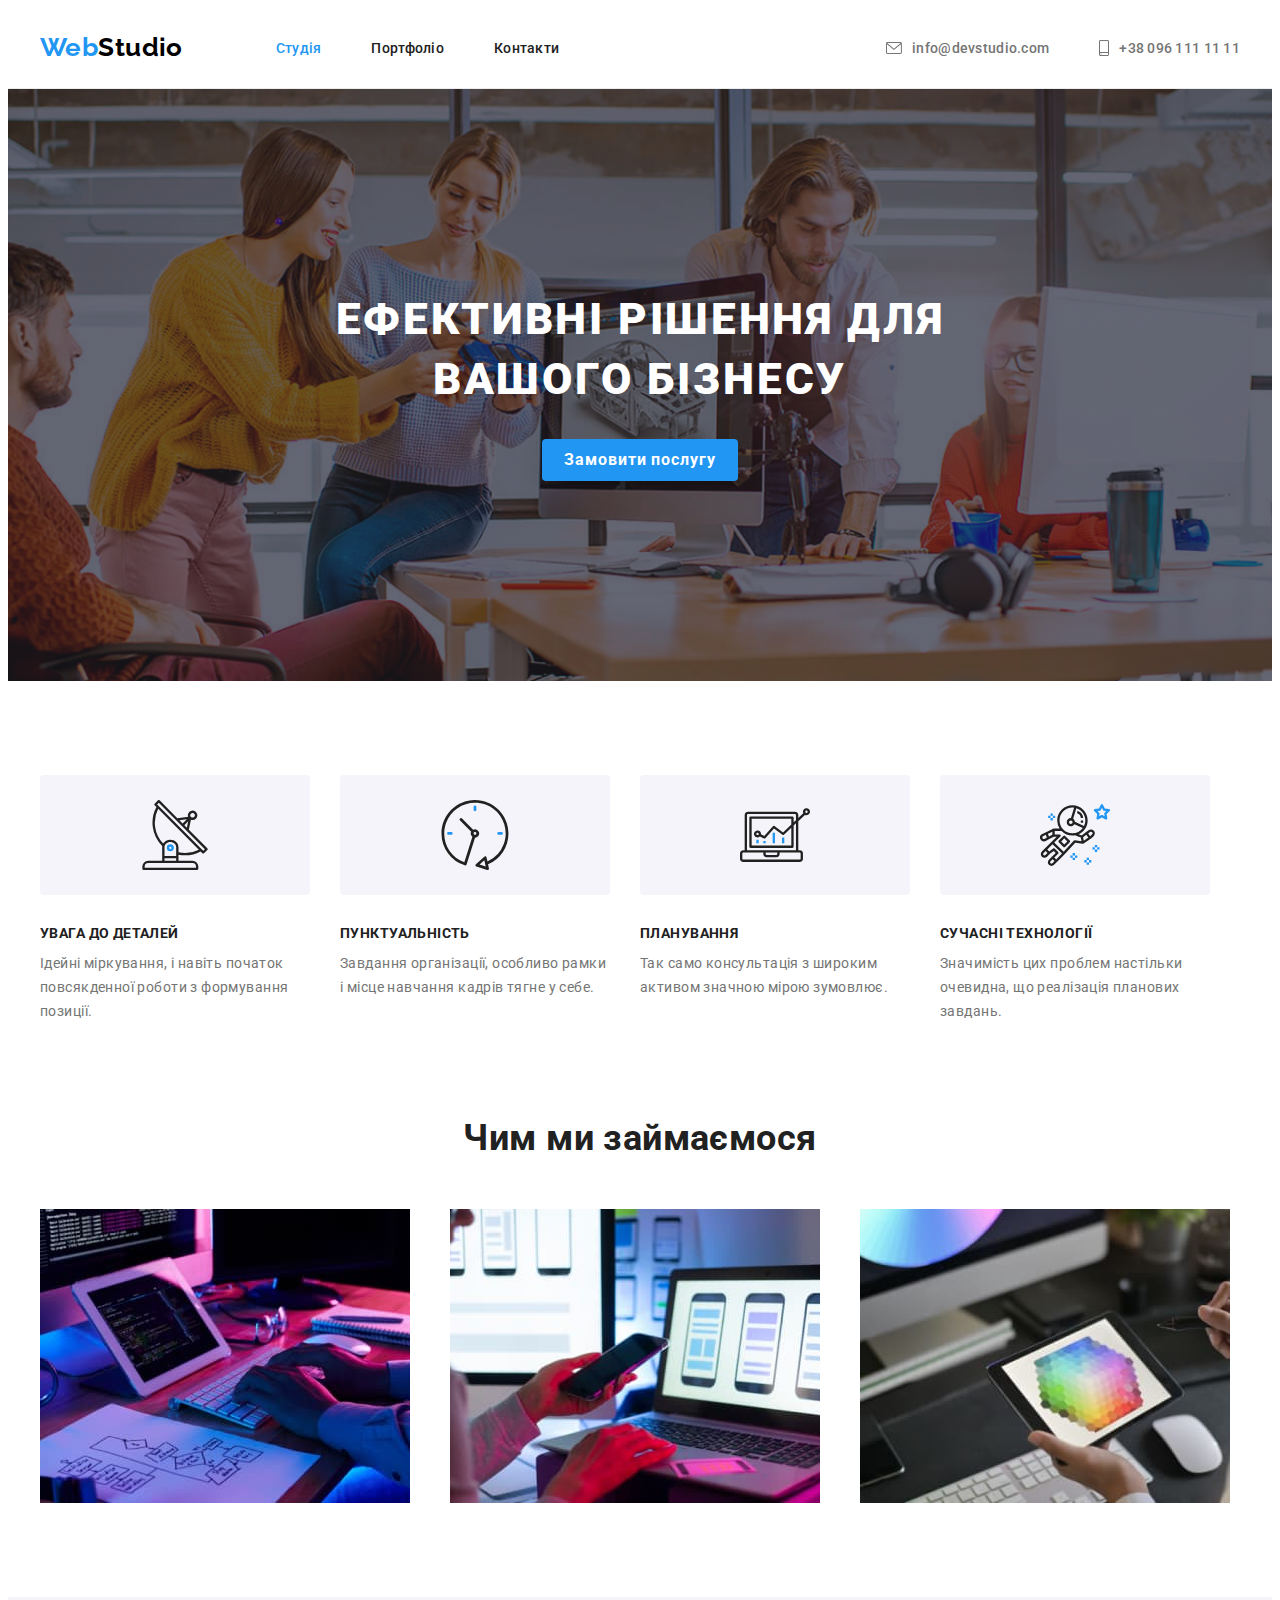
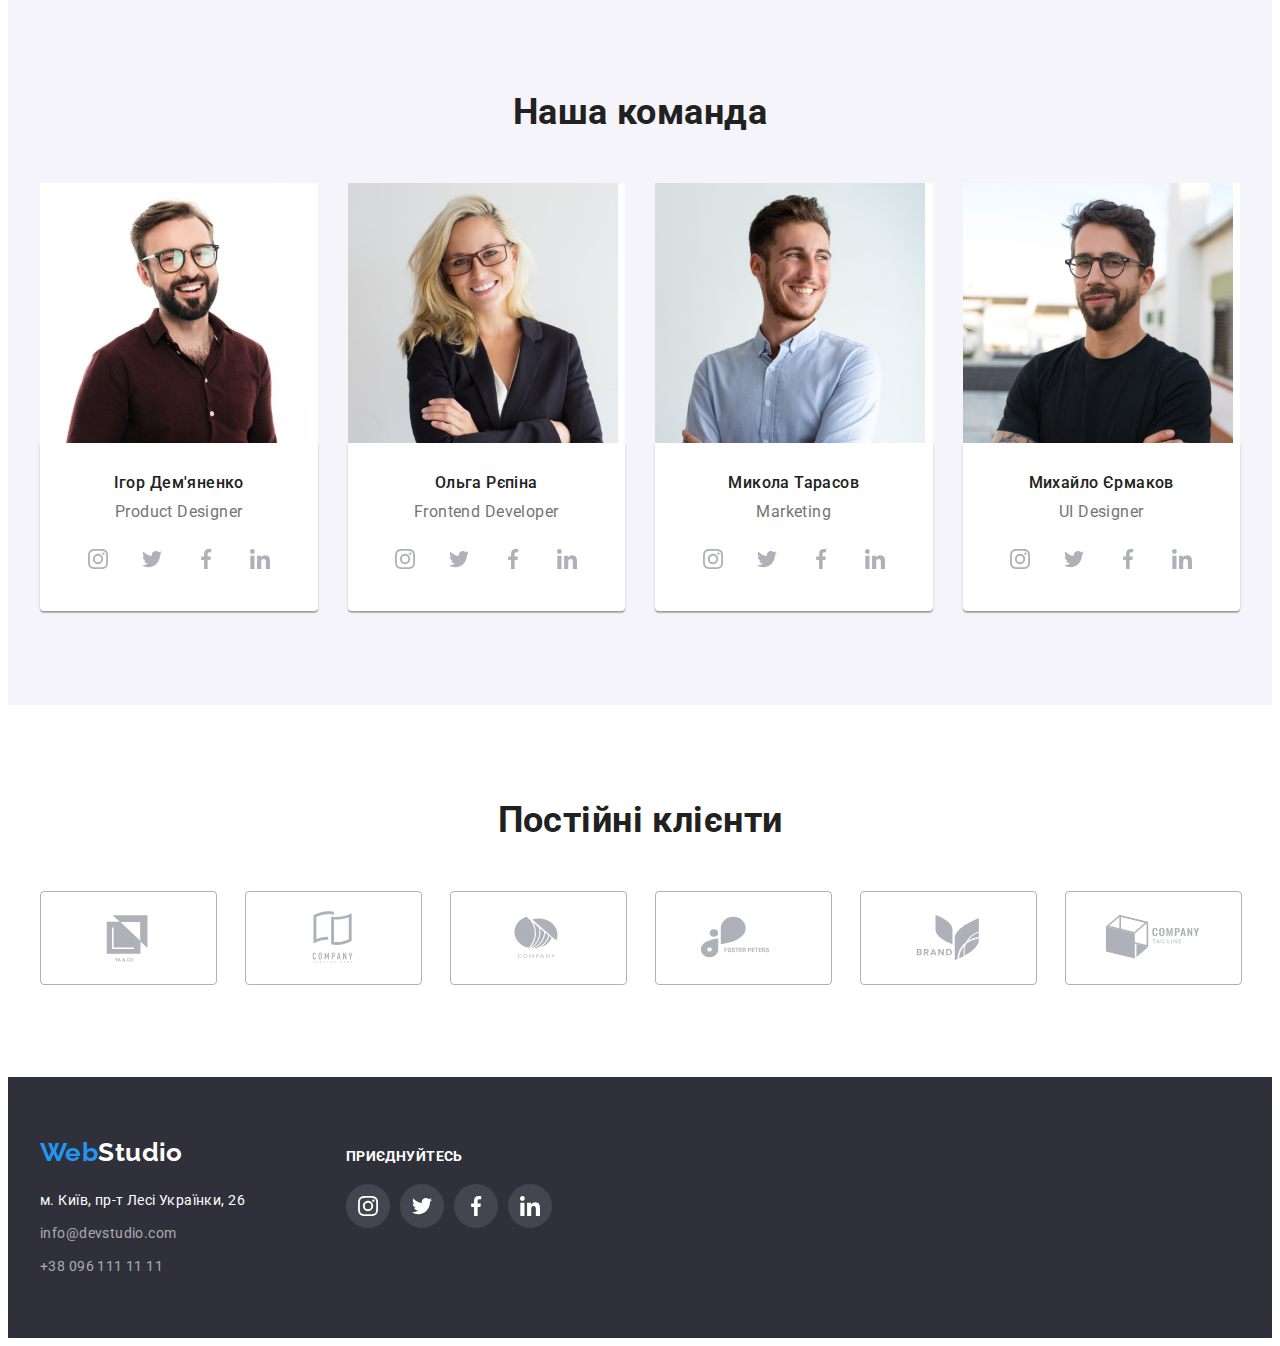
<file: index.html>
<!DOCTYPE html>
<html lang="uk">
<head>
    <meta charset="UTF-8" />
    <meta http-equiv="X-UA-Compatible" content="IE=edge" />
    <meta name="viewport" content="width=device-width, initial-scale=1.0" />
    <title>WebStudio</title>
    <link rel="preconnect" href="https://fonts.googleapis.com" />
    <link rel="preconnect" href="https://fonts.gstatic.com" crossorigin />
    <link
    href="https://fonts.googleapis.com/css2?family=Raleway:wght@700&family=Roboto:wght@400;500;700;900&display=swap"
    rel="stylesheet"/>
    <link
    rel="stylesheet"
    href="https://cdnjs.cloudflare.com/ajax/libs/modern-normalize/1.1.0/modern-normalize.min.css"
    integrity="sha512-wpPYUAdjBVSE4KJnH1VR1HeZfpl1ub8YT/NKx4PuQ5NmX2tKuGu6U/JRp5y+Y8XG2tV+wKQpNHVUX03MfMFn9Q=="
    crossorigin="anonymous"
    referrerpolicy="no-referrer"/>
    <link rel="stylesheet" href="./CSS/styles.css" />
</head>

<body class="page">
    <header class="header">
    <div class="container header-container">
        <a class="logo header-logo-link" href="./index.html" lang="en"
        ><span class="logo-part">Web</span>Studio</a
        >
        <nav class="navigation">
        <ul class="list nav-list">
            <li class="nav-item">
            <a class="link header-link current" href="./index.html">Студія</a>
            </li>
            <li class="nav-item">
            <a class="link header-link" href="./partfolio.html">Портфоліо</a>
            </li>
            <li class="nav-item"><a class="link header-link" href="#">Контакти</a></li>
        </ul>
        </nav>

        <ul class="list nav-list">
        <li class="nav-contact">
            <a class="link header-link" href="mailto:info@devstudio.com">
            <svg class="contacts-icon" width="16" height="12">
                <use href="./images/icons.svg#icon-mail"></use>
            </svg>
            info@devstudio.com</a>
        </li>
        <li class="nav-contact">
            <a class="link header-link" href="tel:+380961111111">
            <svg class="contacts-icon" width="10" height="16">
                <use href="./images/icons.svg#icon-smartphone"></use>
            </svg>
            +38 096 111 11 11</a>
        </li>
        </ul>
    </div>
    </header>

    <main>
    <section class="hero">
        <div class="container hero-container">
        <h1 class="hero-title">Ефективні рішення для вашого бізнесу</h1>
        <button class="hero-btn" type="button">Замовити послугу</button>
        </div>
    </section>

    <section class="feature section">
        <div class="container">
        <h2 class="feature-headline visually-hidden">Особливости</h2>
        <ul class="list feature-list">
            <li class="feature-item">
            <div class="feature-icon-item">
                <svg class="feature-icon" width="70" height="70">
                <use href="./images/icons.svg#antenna"></use>
                </svg>
            </div>
            <h3 class="feature-title">Увага до деталей</h3>
            <p class="feature-text">
                Ідейні міркування, і навіть початок повсякденної роботи з формування позиції.
            </p>
            </li>
            <li class="feature-item">
            <div class="feature-icon-item">
                <svg class="feature-icon" width="70" height="70">
                <use href="./images/icons.svg#clock"></use>
                </svg>
            </div>
            <h3 class="feature-title">Пунктуальність</h3>
            <p class="feature-text">
                Завдання організації, особливо рамки і місце навчання кадрів тягне у себе.
            </p>
            </li>
            <li class="feature-item">
            <div class="feature-icon-item">
                <svg class="feature-icon" width="70" height="70">
                <use href="./images/icons.svg#diagram"></use>
                </svg>
            </div>
            <h3 class="feature-title">Планування</h3>
            <p class="feature-text">
                Так само консультація з широким активом значною мірою зумовлює.
            </p>
            </li>
            <li class="feature-item">
            <div class="feature-icon-item">
                <svg class="feature-icon" width="70" height="70">
                <use href="./images/icons.svg#astronaut"></use>
                </svg>
            </div>
            <h3 class="feature-title">Сучасні технології</h3>
            <p class="feature-text">
                Значимість цих проблем настільки очевидна, що реалізація планових завдань.
            </p>
            </li>
        </ul>
        </div>
    </section>

    <section class="outer section">
        <div class="container">
        <h2 class="outer-title">Чим ми займаємося</h2>
        <ul class="list outer-list card-set">
            <li class="outer-item card-set-item">
            <img src=" ./images/feature/coding.jpg " alt="learning to write code" width="370" />
            </li>
            <li class="outer-item card-set-item ">
            <img
                src="./images/feature/adaptation.jpg"
                alt="learn how to configure the code on different devices"
                width="370"/>
            </li>
            <li class="outer-item card-set-item">
            <img src="./images/feature/color_choice.jpg " alt="learn how to design a page" width="370" />
            </li>
        </ul>
    </div>
</section>

<section class="team section">
    <div class="container">
        <h2 class="team-title">Наша команда</h2>
        <ul class="list team-list card-set">
            <li class="team-item card-set-item">
            <img
                class="team-img"
                src="./images/team/igor_demianchenko.jpg"
                alt="Product Designer"
                width="270"/>
            <div class="team-box">
                <h3 class="team-name">Ігор Дем'яненко</h3>
                <p class="team-text" lang="en">Product Designer</p>
                <ul class="socials list">
                <li class="socials-item">
                    <a
                    class="socials-link link"
                    href="https://instagram.com"
                    aria-label="instagram"
                    target="_blank"
                    rel="noopener noreferrer">
                    <svg class="socials-icon" width="20" height="20">
                        <use href="./images/icons.svg#instagram"></use>
                    </svg>
                    </a>
                </li>
                <li class="socials-item">
                    <a
                    class="socials-link link"
                    href="https://twitter.com"
                    aria-label="Twitter"
                    target="_blank"
                    rel="noopener noreferrer">
                    <svg class="socials-icon" width="20" height="20">
                        <use href="./images/icons.svg#twitter"></use>
                    </svg>
                    </a>
                </li>
                <li class="socials-item">
                    <a
                    class="socials-link link"
                    href="https://facebook.com"
                    aria-label="facebook"
                    target="_blank"
                    rel="noopener noreferrer">
                    <svg class="socials-icon" width="20" height="20">
                        <use href="./images/icons.svg#facebook"></use>
                    </svg>
                    </a>
                </li>
                <li class="socials-item">
                    <a
                    class="socials-link link"
                    href="https://linkedin.com"
                    aria-label="linkedin"
                    target="_blank"
                    rel="noopener noreferrer">
                    <svg class="socials-icon" width="20" height="20">
                        <use href="./images/icons.svg#linkedin"></use>
                    </svg>
                    </a>
                </li>
                </ul>
            </div>
            </li>
            <li class="team-item card-set-item">
            <img
                class="team-img"
                src="./images/team/olga_repina.jpg"
                alt="Frontend Developer"
                width="270"/>
            <div class="team-box">
                <h3 class="team-name">Ольга Рєпіна</h3>
                <p class="team-text" lang="en">Frontend Developer</p>
                <ul class="socials list">
                <li class="socials-item">
                    <a
                    class="socials-link link"
                    href="https://instagram.com"
                    aria-label="instagram"
                    target="_blank"
                    rel="noopener noreferrer">
                    <svg class="socials-icon" width="20" height="20">
                        <use href="./images/icons.svg#instagram"></use>
                    </svg>
                    </a>
                </li>
                <li class="socials-item">
                    <a
                    class="socials-link link"
                    href="https://twitter.com"
                    aria-label="Twitter"
                    target="_blank"
                    rel="noopener noreferrer"
                    >
                    <svg class="socials-icon" width="20" height="20">
                        <use href="./images/icons.svg#twitter"></use>
                    </svg>
                    </a>
                </li>
                <li class="socials-item">
                    <a
                    class="socials-link link"
                    href="https://facebook.com"
                    aria-label="facebook"
                    target="_blank"
                    rel="noopener noreferrer">
                    <svg class="socials-icon" width="20" height="20">
                        <use href="./images/icons.svg#facebook"></use>
                    </svg>
                    </a>
                </li>
                <li class="socials-item">
                    <a
                    class="socials-link link"
                    href="https://linkedin.com"
                    aria-label="linkedin"
                    target="_blank"
                    rel="noopener noreferrer">
                    <svg class="socials-icon" width="20" height="20">
                        <use href="./images/icons.svg#linkedin"></use>
                    </svg>
                    </a>
                </li>
                </ul>
            </div>
            </li>
            <li class="team-item card-set-item">
            <img class="team-img" src="./images/team/mikola_tarasov.jpg" alt="Marketing" width="270" />
            <div class="team-box">
                <h3 class="team-name">Микола Тарасов</h3>
                <p class="team-text" lang="en">Marketing</p>
                <ul class="socials list">
                <li class="socials-item">
                    <a
                    class="socials-link link"
                    href="https://instagram.com"
                    aria-label="instagram"
                    target="_blank"
                    rel="noopener noreferrer">
                    <svg class="socials-icon" width="20" height="20">
                        <use href="./images/icons.svg#instagram"></use>
                    </svg>
                    </a>
                </li>
                <li class="socials-item">
                    <a
                    class="socials-link link"
                    href="https://twitter.com"
                    aria-label="Twitter"
                    target="_blank"
                    rel="noopener noreferrer">
                    <svg class="socials-icon" width="20" height="20">
                        <use href="./images/icons.svg#twitter"></use>
                    </svg>
                    </a>
                </li>
                <li class="socials-item">
                    <a
                    class="socials-link link"
                    href="https://facebook.com"
                    aria-label="facebook"
                    target="_blank"
                    rel="noopener noreferrer">
                    <svg class="socials-icon" width="20" height="20">
                        <use href="./images/icons.svg#facebook"></use>
                    </svg>
                    </a>
                </li>
                <li class="socials-item">
                    <a
                    class="socials-link link"
                    href="https://linkedin.com"
                    aria-label="linkedin"
                    target="_blank"
                    rel="noopener noreferrer">
                    <svg class="socials-icon" width="20" height="20">
                        <use href="./images/icons.svg#linkedin"></use>
                    </svg>
                    </a>
                </li>
                </ul>
            </div>
            </li>
            <li class="team-item card-set-item">
            <img class="team-img" src="./images/team/mihailo_ermakov.jpg" alt="UI Designer" width="270" />
            <div class="team-box">
                <h3 class="team-name">Михайло Єрмаков</h3>
                <p class="team-text" lang="en">UI Designer</p>
                <ul class="socials list">
                <li class="socials-item">
                    <a
                    class="socials-link link"
                    href="https://instagram.com"
                    aria-label="instagram"
                    target="_blank"
                    rel="noopener noreferrer">
                    <svg class="socials-icon" width="20" height="20">
                        <use href="./images/icons.svg#instagram"></use>
                    </svg>
                    </a>
                </li>
                <li class="socials-item">
                    <a
                    class="socials-link link"
                    href="https://twitter.com"
                    aria-label="Twitter"
                    target="_blank"
                    rel="noopener noreferrer">
                    <svg class="socials-icon" width="20" height="20">
                        <use href="./images/icons.svg#twitter"></use>
                    </svg>
                    </a>
                </li>
                <li class="socials-item">
                    <a
                    class="socials-link link"
                    href="https://facebook.com"
                    aria-label="facebook"
                    target="_blank"
                    rel="noopener noreferrer">
                    <svg class="socials-icon" width="20" height="20">
                        <use href="./images/icons.svg#facebook"></use>
                    </svg>
                    </a>
                </li>
                <li class="socials-item">
                    <a
                    class="socials-link link"
                    href="https://linkedin.com"
                    aria-label="linkedin"
                    target="_blank"
                    rel="noopener noreferrer">
                    <svg class="socials-icon" width="20" height="20">
                        <use href="./images/icons.svg#linkedin"></use>
                    </svg>
                    </a>
                </li>
                </ul>
            </div>
            </li>
        </ul>
    </div>
</section>

<section class="section">
    <div class="container">
        <h2 class="client-title">Постійні клієнти</h2>
        <ul class="list client-list card-set">
            <li class="client-item card-set-item">
            <a class="client-link link" href="#">
                <svg class="client-icon" width="106" height="60">
                <use href="./images/icons.svg#logo-1"></use>
                </svg>
            </a>
            </li>
            <li class="client-item card-set-item">
            <a class="client-link link" href="#"
                ><svg class="client-icon" width="106" height="60">
                <use href="./images/icons.svg#logo-2"></use>
                </svg>
            </a>
            </li>
            <li class="client-item card-set-item">
            <a class="client-link link" href="#"
                ><svg class="client-icon" width="106" height="60">
                <use href="./images/icons.svg#logo-3"></use>
                </svg>
            </a>
            </li>
            <li class="client-item card-set-item">
            <a class="client-link link" href="#"
                ><svg class="client-icon" width="106" height="60">
                <use href="./images/icons.svg#logo-4"></use>
                </svg>
            </a>
            </li>
            <li class="client-item card-set-item">
            <a class="client-link link" href="#"
                ><svg class="client-icon" width="106" height="60">
                <use href="./images/icons.svg#logo-5"></use>
                </svg>
            </a>
            </li>
            <li class="client-item card-set-item">
            <a class="client-link link" href="#"
                ><svg class="client-icon" width="106" height="60">
                <use href="./images/icons.svg#logo-6"></use>
                </svg>
            </a>
            </li>
        </ul>
        </div>
    </section>
    </main>

    <footer class="footer">
    <div class="container footer-flex">
        <div>
        <a class="logo footer-logo" href="./index.html" lang="en"
            ><span class="logo-part">Web</span><span class="footer-logo-part">Studio</span></a>
        <address class="footer-contact">
            <p class="footer-text">м. Київ, пр-т Лесі Українки, 26</p>
            <ul class="list footer-list">
            <li class="footer-item">
                <a class="link" href="mailto:info@devstudio.com">info@devstudio.com</a>
            </li>
            <li class="footer-item">
                <a class="link" href="tel:+380961111111">+38 096 111 11 11</a>
            </li>
            </ul>
        </address>
        </div>

        <div class="footer-container">
        <p class="footer-socials-text">Приєднуйтесь</p>
        <ul class="list footer-socials-list">
            <li class="footer-socials-item">
            <a
                class="footer-socials-link"
                href="https://instagram.com"
                aria-label="instagram"
                target="_blank"
                rel="noopener noreferrer">
                <svg class="footer-socials-icon" width="20" height="20">
                <use href="./images/icons.svg#instagram"></use>
                </svg>
            </a>
            </li>
            <li class="footer-socials-item">
            <a
                class="footer-socials-link"
                href="https://twitter.com"
                aria-label="Twitter"
                target="_blank"
                rel="noopener noreferrer">
                <svg class="footer-socials-icon" width="20" height="20">
                <use href="./images/icons.svg#twitter"></use>
                </svg>
            </a>
            </li>
            <li class="footer-socials-item">
            <a
                class="footer-socials-link"
                href="https://facebook.com"
                aria-label="facebook"
                target="_blank"
                rel="noopener noreferrer"
            >
                <svg class="footer-socials-icon" width="20" height="20">
                <use href="./images/icons.svg#facebook"></use>
                </svg>
            </a>
            </li>
            <li class="footer-socials-item">
            <a
                class="footer-socials-link"
                href="https://linkedin.com"
                aria-label="linkedin"
                target="_blank"
                rel="noopener noreferrer">
                <svg class="footer-socials-icon" width="20" height="20">
                <use href="./images/icons.svg#linkedin"></use>
                </svg>
            </a>
            </li>
        </ul>
        </div>
    </div>
    </footer>
</body>
</html>
</file>
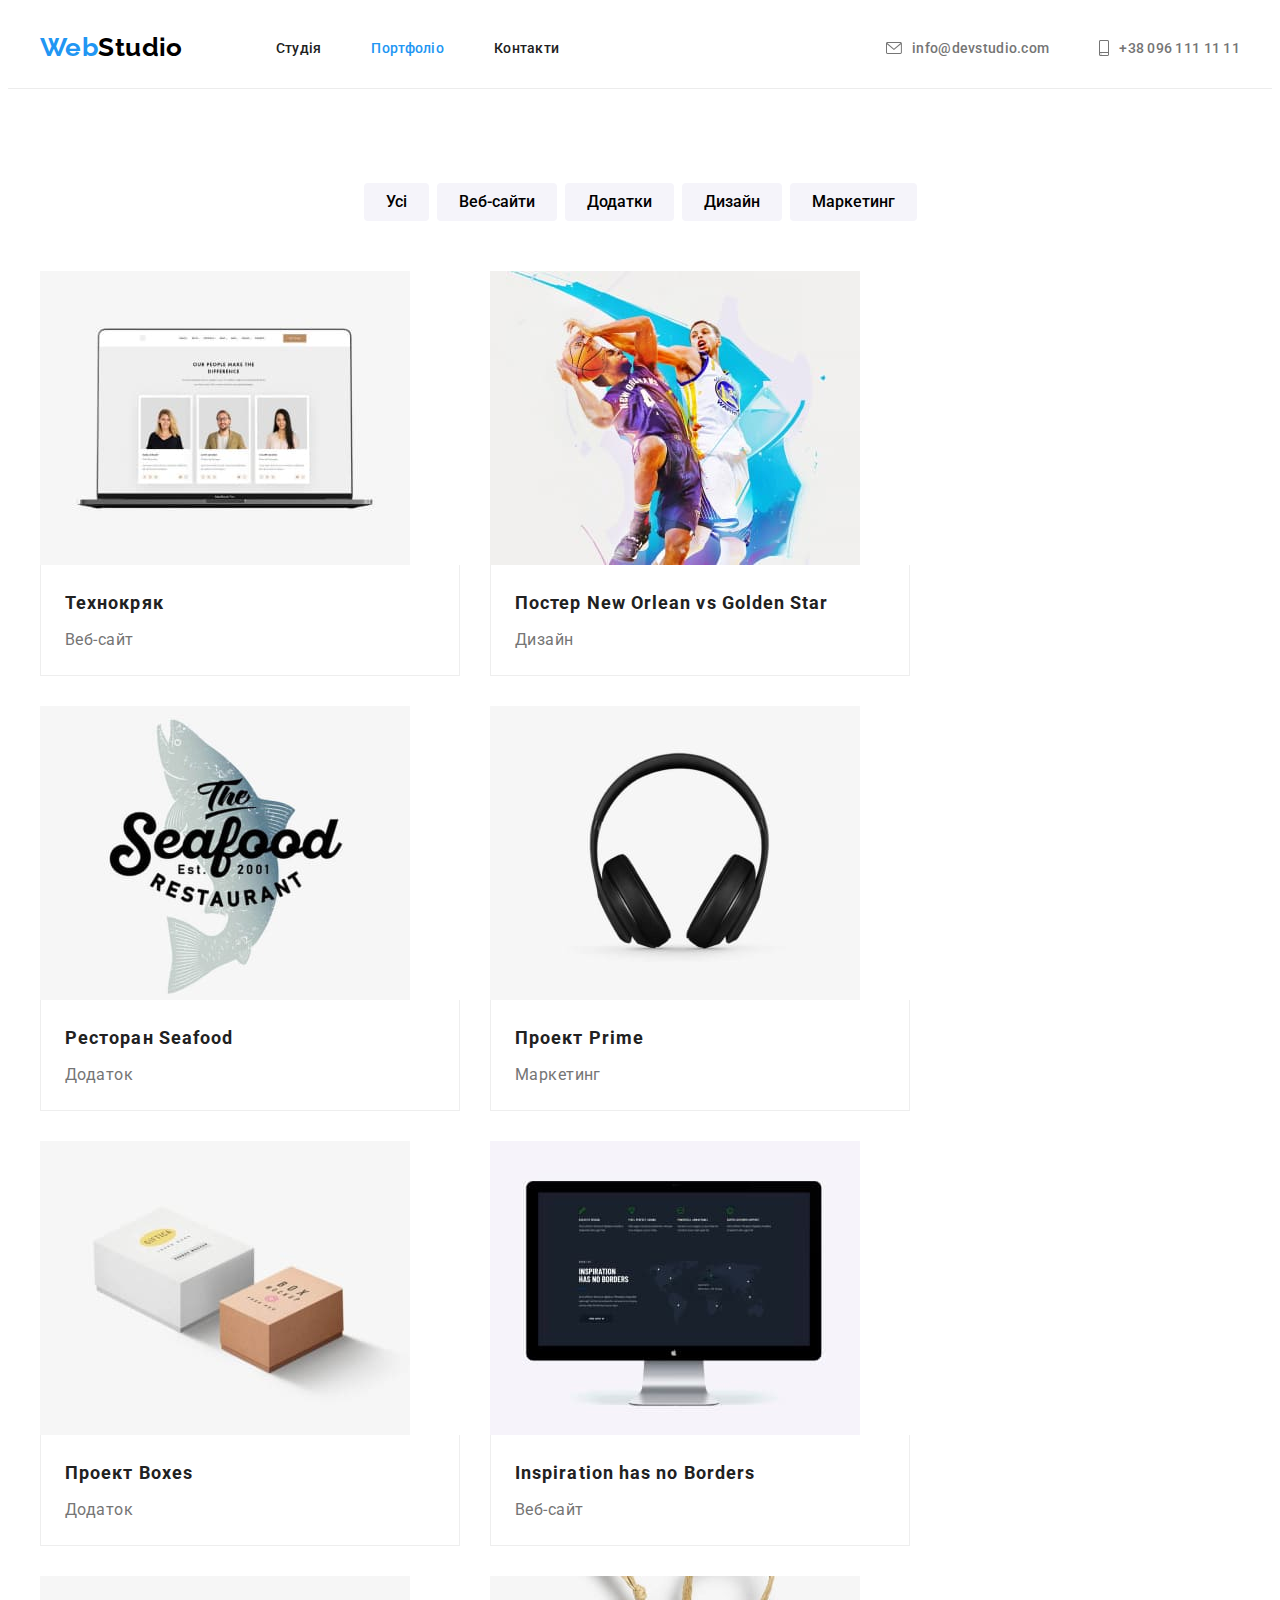
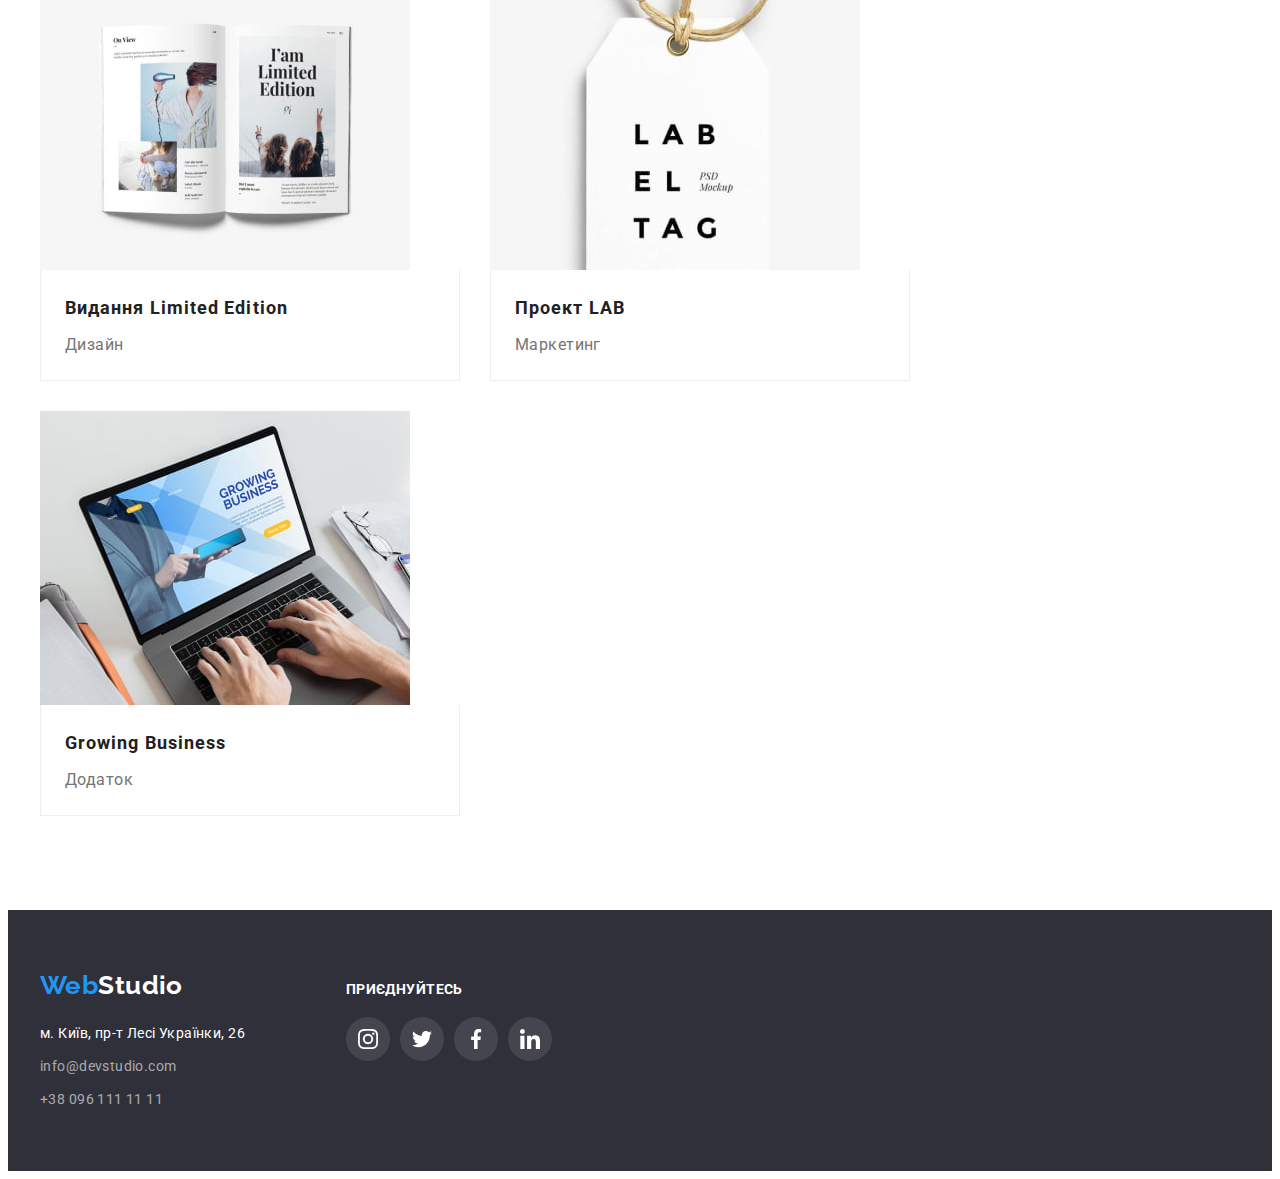
<file: partfolio.html>
<!DOCTYPE html>
<html lang="uk">
  <head>
    <meta charset="UTF-8" />
    <meta http-equiv="X-UA-Compatible" content="IE=edge" />
    <meta name="viewport" content="width=device-width, initial-scale=1.0" />
    <title>WebStudio</title>
    <link rel="preconnect" href="https://fonts.googleapis.com" />
    <link rel="preconnect" href="https://fonts.gstatic.com" crossorigin />
    <link
      href="https://fonts.googleapis.com/css2?family=Raleway:wght@700&family=Roboto:wght@400;500;700;900&display=swap"
      rel="stylesheet"/>
    <link
      rel="stylesheet"
      href="https://cdnjs.cloudflare.com/ajax/libs/modern-normalize/1.1.0/modern-normalize.min.css"
      integrity="sha512-wpPYUAdjBVSE4KJnH1VR1HeZfpl1ub8YT/NKx4PuQ5NmX2tKuGu6U/JRp5y+Y8XG2tV+wKQpNHVUX03MfMFn9Q=="
      crossorigin="anonymous"
      referrerpolicy="no-referrer"/>
    <link rel="stylesheet" href="./CSS/styles.css" />
  </head>
  <body class="page">
    <header class="header">
      <div class="container header-container">
        <a class="logo header-logo-link" href="./index.html" lang="en"><span class="logo-part">Web</span>Studio</a>
        <nav class="navigation">
          <ul class="list nav-list">
            <li class="nav-item"><a class="link header-link" href="./index.html">Студія</a></li>
            <li class="nav-item">
              <a class="link header-link current" href="./partfolio.html">Портфоліо</a>
            </li>
            <li class="nav-item"><a class="link header-link" href="#">Контакти</a></li>
          </ul>
        </nav>

        <ul class="list nav-list">
          <li class="nav-contact">
            <a class="link header-link" href="mailto:info@devstudio.com"
              ><svg class="contacts-icon" width="16" height="12">
                <use href="./images/icons.svg#icon-mail"></use></svg>info@devstudio.com</a>
          </li>
          <li class="nav-contact">
            <a class="link header-link" href="tel:+380961111111"
              ><svg class="contacts-icon" width="10" height="16">
                <use href="./images/icons.svg#icon-smartphone"></use></svg>+38 096 111 11 11</a>
          </li>
        </ul>
      </div>
    </header>
    <main>
      <section class="section">
        <div class="container">
          <h1 class="visually-hidden">Партфоліо</h1>
          <ul class="list partfolio-filtr">
            <li class="partfolio-filtr-item">
              <button class="partfolio-btn" type="button">Усі</button>
            </li>
            <li class="partfolio-filtr-item">
              <button class="partfolio-btn" type="button">Веб-сайти</button>
            </li>
            <li class="partfolio-filtr-item">
              <button class="partfolio-btn" type="button">Додатки</button>
            </li>
            <li class="partfolio-filtr-item">
              <button class="partfolio-btn" type="button">Дизайн</button>
            </li>
            <li class="partfolio-filtr-item">
              <button class="partfolio-btn" type="button">Маркетинг</button>
            </li>
          </ul>
          <ul class="list partfolio-card-list card-set">
            <li class="partfolio-work card-set-item">
              <a class="link partfolio-box-link" href="#">
              <img
                class="partfolio-work-img"
                src="./images/portfolio/technologies.jpg"
                alt="Веб-сайт"
                width="370"/>
            <div class="partfolio-box">
                <h2 class="partfolio-work-item">Технокряк</h2>
                <p class="partfolio-work-text">Веб-сайт</p>
              </div>
              </a>
            </li>
            <li class="partfolio-work card-set-item">
              <a class="link partfolio-box-link" href="#">
              <img
                class="partfolio-work-img"
                src="./images/portfolio/marketing.jpg"
                alt="Дизайн"
                width="370"/>
              <div class="partfolio-box">
                <h2 class="partfolio-work-item">
                Постер <span lang="en">New Orlean vs Golden Star</span>
                </h2>
                <p class="partfolio-work-text">Дизайн</p>
              </div> 
              </a>
            </li>
            <li class="partfolio-work card-set-item">
              <a class="link partfolio-box-link" href="#">
              <img
                class="partfolio-work-img"
                src="./images/portfolio/restaurant.jpg"
                alt="Додаток"
                width="370"/>
              <div class="partfolio-box">
                <h2 class="partfolio-work-item">Ресторан <span lang="en">Seafood</span></h2>
                <p class="partfolio-work-text">Додаток</p>
              </div> 
              </a>
            </li>
            <li class="partfolio-work card-set-item">
              <a class="link partfolio-box-link" href="#">
              <img
                class="partfolio-work-img"
                src="./images/portfolio/project_prime.jpg"
                alt="Маркетинг"
                width="370"/>
              <div class="partfolio-box">
                <h2 class="partfolio-work-item">Проект <span lang="en">Prime</span></h2>
                <p class="partfolio-work-text">Маркетинг</p>
              </div> 
              </a>
            </li>
            <li class="partfolio-work card-set-item">
              <a class="link partfolio-box-link" href="#">
              <img
                class="partfolio-work-img"
                src="./images/portfolio/projects_box.jpg"
                alt="Додаток"
                width="370"/>
              <div class="partfolio-box">
                <h2 class="partfolio-work-item">Проект <span lang="en">Boxes</span></h2>
                <p class="partfolio-work-text">Додаток</p>
              </div> 
              </a>
            </li>
            <li class="partfolio-work card-set-item">
              <a class="link partfolio-box-link" href="#">
              <img
                class="partfolio-work-img"
                src="./images/portfolio/Inspiration.jpg"
                alt="Веб-сайт"
                width="370"/>
              <div class="partfolio-box">
                <h2 class="partfolio-work-item" lang="en">Inspiration has no Borders</h2>
                <p class="partfolio-work-text">Веб-сайт</p>
              </div> 
              </a>
            </li>
            <li class="partfolio-work card-set-item">
              <a class="link partfolio-box-link" href="#">
              <img
                class="partfolio-work-img"
                src="./images/portfolio/products_limited_edition.jpg"
                alt="Дизайн"
                width="370"/>
              <div class="partfolio-box">
                <h2 class="partfolio-work-item">Видання <span lang="en">Limited Edition</span></h2>
                <p class="partfolio-work-text">Дизайн</p>
              </div> 
              </a>
            </li>
            <li class="partfolio-work card-set-item">
              <a class="link partfolio-box-link" href="#">
              <img
                class="partfolio-work-img"
                src="./images/portfolio/project_LBA.jpg"
                alt="Маркетинг"
                width="370"/>
              <div class="partfolio-box">
                <h2 class="partfolio-work-item">Проект <span lang="en">LAB</span></h2>
                <p class="partfolio-work-text">Маркетинг</p>
              </div> 
              </a>
            </li>
            <li class="partfolio-work card-set-item">
              <a class="link partfolio-box-link" href="#">
              <img
                class="partfolio-work-img"
                src="./images/portfolio/growing_business.jpg"
                alt=""
                width="370"/>
              <div class="partfolio-box">
                <h2 class="partfolio-work-item" lang="en">Growing Business</h2>
                <p class="partfolio-work-text">Додаток</p>
              </div>
              </a>
            </li>
          </ul>
        </div>
      </section>
    </main>

    <footer class="footer">
      <div class="container footer-flex">
        <div>
          <a class="logo footer-logo" href="./index.html" lang="en"><span class="logo-part">Web</span><span class="footer-logo-part">Studio</span></a>
          <address class="footer-contact">
            <p class="footer-text">м. Київ, пр-т Лесі Українки, 26</p>
            <ul class="list footer-list">
              <li class="footer-item">
                <a class="link" href="mailto:info@devstudio.com">info@devstudio.com</a>
              </li>
              <li class="footer-item">
                <a class="link" href="tel:+380961111111">+38 096 111 11 11</a>
              </li>
            </ul>
          </address>
        </div>

        <div class="footer-container">
          <p class="footer-socials-text">Приєднуйтесь</p>
          <ul class="list footer-socials-list">
            <li class="footer-socials-item">
              <a
                class="footer-socials-link"
                href="https://instagram.com"
                aria-label="instagram"
                target="_blank"
                rel="noopener noreferrer">
                <svg class="footer-socials-icon" width="20" height="20">
                  <use href="./images/icons.svg#instagram"></use>
                </svg>
              </a>
            </li>
            <li class="footer-socials-item">
              <a
                class="footer-socials-link"
                href="https://twitter.com"
                aria-label="Twitter"
                target="_blank"
                rel="noopener noreferrer">
                <svg class="footer-socials-icon" width="20" height="20">
                  <use href="./images/icons.svg#twitter"></use>
                </svg>
              </a>
            </li>
            <li class="footer-socials-item">
              <a
                class="footer-socials-link"
                href="https://facebook.com"
                aria-label="facebook"
                target="_blank"
                rel="noopener noreferrer">
                <svg class="footer-socials-icon" width="20" height="20">
                  <use href="./images/icons.svg#facebook"></use>
                </svg>
              </a>
            </li>
            <li class="footer-socials-item">
              <a
                class="footer-socials-link"
                href="https://linkedin.com"
                aria-label="linkedin"
                target="_blank"
                rel="noopener noreferrer">
                <svg class="footer-socials-icon" width="20" height="20">
                  <use href="./images/icons.svg#linkedin"></use>
                </svg>
              </a>
            </li>
          </ul>
        </div>
      </div>
    </footer>
  </body>
</html>
</file>
<file: CSS/styles.css>
:root {
  /* Fonts */
  --main-font: 'Roboto', sans-serif;
  --secondary-font: 'Raleway', sans-serif;

  /* Text colors */
  --main-txt-cl: #212121;
  --light-txt-cl: #757575;
  --accent-txt-cl: #2196f3;
  --second-txt-cl: #ffffff;
  --black-txt-cl: #000000;
  --footer-link-txt-cl: rgba(255, 255, 255, 0.6);
  --footer-txt-second: rgba(255, 255, 255, 0.1);

  /* Background colors */
  --accent-bg-cl: #2f303a;
  --bg-cl: #f5f5f5;
  --second-bg-cl: #f5f4fa;
  --cl-box: #eeeeee;
  --bg-activ-btn: #188ce8;
  --bg-grip-cl: #afb1b8;
  --bg-grip-activ-cl: #2196f3;

  /* Others */
  --items: 3;
  --indent: 30px;
}
/*  ------------------------------- Основні-------------------------------  */
/* reset */
h1,
h2,
h3,
h4,
h5,
h6,
p {
  margin: 0;
}

img {
  display: block;
}

.list {
  list-style: none;
  margin: 0;
  padding: 0;
}

.link {
  text-decoration: none;
  color: currentColor;
}

.container {
  width: 1200px;
  padding-left: 15px;
  padding-right: 15px;

  margin-left: auto;
  margin-right: auto;
}

/* card set */
.card-set {
  display: flex;
  flex-wrap: wrap;
  gap: var(--indent);
}

.card-set-item {
  flex-basis: calc((100% - var(--indent) * (var(--items) - 1)) / var(--items));
}

/*  ------------------------------- body-------------------------------  */
.page {
  font-size: 14px;
  font-family: var(--main-font);
  letter-spacing: 0.03em;
  color: var(--main-txt-cl);
  background: var(--second-txt-cl);
}
.visually-hidden {
  position: absolute;
  width: 1px;
  height: 1px;
  margin: -1px;
  border: 0;
  padding: 0;
  white-space: nowrap;
  clip-path: inset(100%);
  clip: rect(0 0 0 0);
  overflow: hidden;
}
.section {
  padding-top: 94px;
  padding-bottom: 94px;
  align-items: center;
}

/*  ------------------------------- Header -------------------------------  */

.header {
  background: var(--second-txt-cl);
  color: currentColor;
  border-bottom: 1px solid #ececec;
}
.header-container {
  display: flex;
  align-items: center;
}
.navigation {
  margin-right: auto;
}
.nav-list {
  display: flex;
  align-items: center;
  gap: 50px;
}

.logo {
  font-family: var(--secondary-font);
  font-weight: 700;
  font-size: 26px;
  line-height: calc(31 / 26);
  text-decoration: none;
  color: var(--black-txt-cl);
  margin-right: 93px;
}

.logo-part {
  color: var(--accent-txt-cl);
}

.nav-item {
  font-weight: 500;
  line-height: calc(16 / 14);
  letter-spacing: 0.02em;
  color: var(--main-txt-cl);
}

.header-link {
  display: flex;
  align-items: center;
  padding-top: 32px;
  padding-bottom: 32px;
  gap: 10px;
}
.header-logo-link {
  display: flex;
  align-items: center;
  padding-top: 24px;
  padding-bottom: 25px;
}

.nav-contact {
  font-weight: 500;
  font-size: 14px;
  line-height: calc(16 / 14);
  letter-spacing: 0.02em;
  color: var(--light-txt-cl);
}

.link:hover,
.link:focus {
  color: var(--accent-txt-cl);
}

.current {
  color: var(--accent-txt-cl);
}

.contacts-icon {
  fill: currentColor;
}
.nav-contact .contacts-icon:hover,
.nav-contact .contacts-icon:focus {
  color: var(--accent-txt-cl);
}

/*  ------------------------------- hero -------------------------------  */

.hero {
  background-color: var(--accent-bg-cl);
  padding-top: 200px;
  padding-bottom: 200px;
  background-image: linear-gradient(to right, rgba(47, 48, 58, 0.4), rgba(47, 48, 58, 0.4)),
    url(../images/hero/bg-hero.png);
  background-position: center;
  background-repeat: no-repeat;
  background-size: cover;
  max-width: 1600px;
  margin-left: auto;
  margin-right: auto;
}

/* .hero-container {
} */

.hero-title {
  font-weight: 900;
  font-size: 44px;
  line-height: calc(60 / 44);
  text-align: center;
  letter-spacing: 0.06em;
  text-transform: uppercase;
  color: var(--second-txt-cl);
  width: 696px;
  margin-left: auto;
  margin-right: auto;
  margin-bottom: 30px;
}
.hero-btn:hover,
.hero-btn:focus {
  background-color: var(--bg-activ-btn);
}
.hero-btn {
  font-family: inherit;
  font-weight: 700;
  font-size: 16px;
  line-height: calc(30 / 16);
  display: flex;
  align-items: center;
  text-align: center;
  cursor: pointer;
  letter-spacing: 0.06em;
  color: var(--second-txt-cl);
  background-color: var(--accent-txt-cl);
  padding: 6px 22px;
  margin-left: auto;
  margin-right: auto;
  border: none;
  box-shadow: 0px 4px 4px rgba(0, 0, 0, 0.15);
  border-radius: 4px;
}


/* .feature {

} */

.feature-list {
  display: flex;
  gap: 30px;
}
.feature-icon-item {
  display: flex;
  justify-content: center;
  align-items: center;
  width: 270px;
  height: 120px;
  background-color: var(--second-bg-cl);
  border-radius: 4px;
  margin-bottom: 30px;
}
.feature-icon {
  --items: 4;
}

/*.feature-headline {
 } */

.feature-item {
  width: 270px;
}

.feature-title {
  margin-bottom: 10px;
  font-weight: 700;
  font-size: 14px;
  line-height: calc(16 / 14);
  text-transform: uppercase;
  color: var(--main-txt-cl);
}

.feature-text {
  line-height: calc(24 / 14);
  color: var(--light-txt-cl);
}


.outer {
  padding-top: 0;
}

/* .outer-list {
} */

.outer-title {
  font-weight: 700;
  font-size: 36px;
  line-height: calc(42 / 36);
  text-align: center;
  color: var(--main-txt-cl);
  margin-bottom: 50px;
}

/* .outer-item {

} */

/*  ------------------------------- team -------------------------------  */

.team {
  background: var(--second-bg-cl);
}

.team-list {
  --items: 4;
}

.team-title {
  margin-bottom: 50px;
  font-weight: 700;
  font-size: 36px;
  line-height: calc(42 / 36);
  text-align: center;
  color: var(--main-txt-cl);
}

.team-item {
  background-color: var(--second-txt-cl);
}

/*.team-img {
}*/
.team-box {
  box-shadow: 0px 1px 3px rgba(0, 0, 0, 0.12), 0px 1px 1px rgba(0, 0, 0, 0.14),
    0px 2px 1px rgba(0, 0, 0, 0.2);
  border-radius: 0px 0px 4px 4px;
  padding: 30px;
}

.team-name {
  margin-bottom: 10px;
  font-weight: 500;
  font-size: 16px;
  line-height: calc(19 / 16);
  text-align: center;
  color: var(--main-txt-cl);
}

.team-text {
  font-size: 16px;
  line-height: calc(19 / 16);
  text-align: center;
  color: var(--light-txt-cl);
  margin-bottom: 16px;
}

/* team icons */
.socials {
  display: flex;
  justify-content: center;
  gap: 10px;
}
.socials-item .socials-link {
  display: flex;
  align-items: center;
  justify-content: center;

  width: 44px;
  height: 44px;
  transition: color 1s ease, margin 1s ease;
  color: var(--bg-grip-cl);
  background-color: var(--second-txt-cl);
  border-radius: 50%;
}

.socials-link:hover,
.socials-link:focus {
  color: var(--second-txt-cl);
  background-color: var(--accent-txt-cl);
}

.socials-icon {
  fill: currentColor;
}

/*  ------------------------------- Client -------------------------------  */

.client-title {
  font-weight: 700;
  font-size: 36px;
  line-height: 42px;
  text-align: center;
  margin-bottom: 50px;
}

.client-list {
  display: flex;
  gap: 30px;
  --items: 6;
}
.client-item {
  width: 170px;
  height: 92px;
}

.client-link {
  display: flex;
  justify-content: center;
  align-items: center;
  border: 1px solid var(--bg-grip-cl);
  border-radius: 4px;
  width: 100%;
  height: 100%;
  color: var(--bg-grip-cl);
}

.client-link:hover,
.client-link:focus {
  color: var(--accent-txt-cl);
  border: 1px solid var(--accent-txt-cl);
}

.client-icon {
  fill: currentColor;
}

/*  ------------------------------- Footer -------------------------------  */

.footer {
  background-color: var(--accent-bg-cl);
  padding-top: 60px;
  padding-bottom: 60px;
}
.footer-flex {
  display: flex;
  gap: 70px;
  align-items: baseline;
}

.footer-logo {
  display: block;
  margin-bottom: 20px;
}
.footer-logo-part {
  color: var(--second-txt-cl);
}

.footer-list {
  display: flex;
  flex-direction: column;
  gap: 9px;
}
.footer-contact {
  font-style: normal;
  text-decoration: none;
  line-height: calc(24 / 14);
}
.footer-text {
  margin-bottom: 9px;
  line-height: calc(24 / 14);
  color: var(--second-txt-cl);
}

.footer-item {
  color: var(--footer-link-txt-cl);
}
.footer-container {
  display: flex;

  flex-direction: column;
}

/* .footer-socials-container {
} */
.footer-socials-text {
  font-weight: 700;
  line-height: calc(16 / 14);
  letter-spacing: 0.03em;
  text-transform: uppercase;
  color: var(--second-txt-cl);
  margin-bottom: 20px;
}
.footer-socials-list {
  display: flex;
  justify-content: center;
  gap: 10px;
}

/* .footer-socials-item {
} */
.footer-socials-link {
  display: flex;
  align-items: center;
  justify-content: center;
  width: 44px;
  height: 44px;
  border-radius: 50%;

  color: var(--second-txt-cl);
  background-color: var(--footer-txt-second);
}

.footer-socials-link:hover,
.footer-socials-link:focus {
  background-color: var(--bg-grip-activ-cl);
}
.footer-socials-icon {
  fill: currentColor;
}

/*  ------------------------------- Partfolio -------------------------------  */

.partfolio-filtr {
  display: flex;
  justify-content: center;
  gap: 8px;
  margin-bottom: 50px;
}

/* .partfolio-filtr-item {
  
} */

.partfolio-btn {
  font-family: inherit;
  font-weight: 500;
  font-size: 16px;
  line-height: calc(26 / 16);
  cursor: pointer;
  align-items: center;
  text-align: center;
  background-color: var(--second-bg-cl);
  border: none;
  padding: 6px 22px;
  border-radius: 4px;
}

.partfolio-btn:hover,
.partfolio-btn:focus {
  color: var(--second-txt-cl);
  background: var(--accent-txt-cl);
  box-shadow: 0px 3px 1px rgba(0, 0, 0, 0.1), 0px 1px 2px rgba(0, 0, 0, 0.08),
    0px 2px 2px rgba(0, 0, 0, 0.12);
}

/* .partfolio-card-list {
/* } */
.partfolio-work {
  display: flex;
  flex-wrap: wrap;
}

/* .partfolio-work-img { 
} */
.partfolio-box {
  border: 1px solid var(--cl-box);
  border-top: 0;
  padding: 20px 24px;
  width: 370px;
}
.partfolio-work-item {
  margin-bottom: 4px;
  font-weight: 700;
  font-size: 18px;
  line-height: calc(36 / 18);
  letter-spacing: 0.06em;
  color: var(--main-txt-cl);
}

.partfolio-work-text {
  font-size: 16px;
  line-height: calc(30 / 16);
  color: var(--light-txt-cl);
}

.partfolio-box-link:focus {
  box-shadow: 0px 1px 1px rgba(0, 0, 0, 0.12), 0px 4px 4px rgba(0, 0, 0, 0.06),
    1px 4px 6px rgba(0, 0, 0, 0.16);
}
.partfolio-work:hover {
  box-shadow: 0px 1px 1px rgba(0, 0, 0, 0.12), 0px 4px 4px rgba(0, 0, 0, 0.06),
    1px 4px 6px rgba(0, 0, 0, 0.16);
}
</file>
